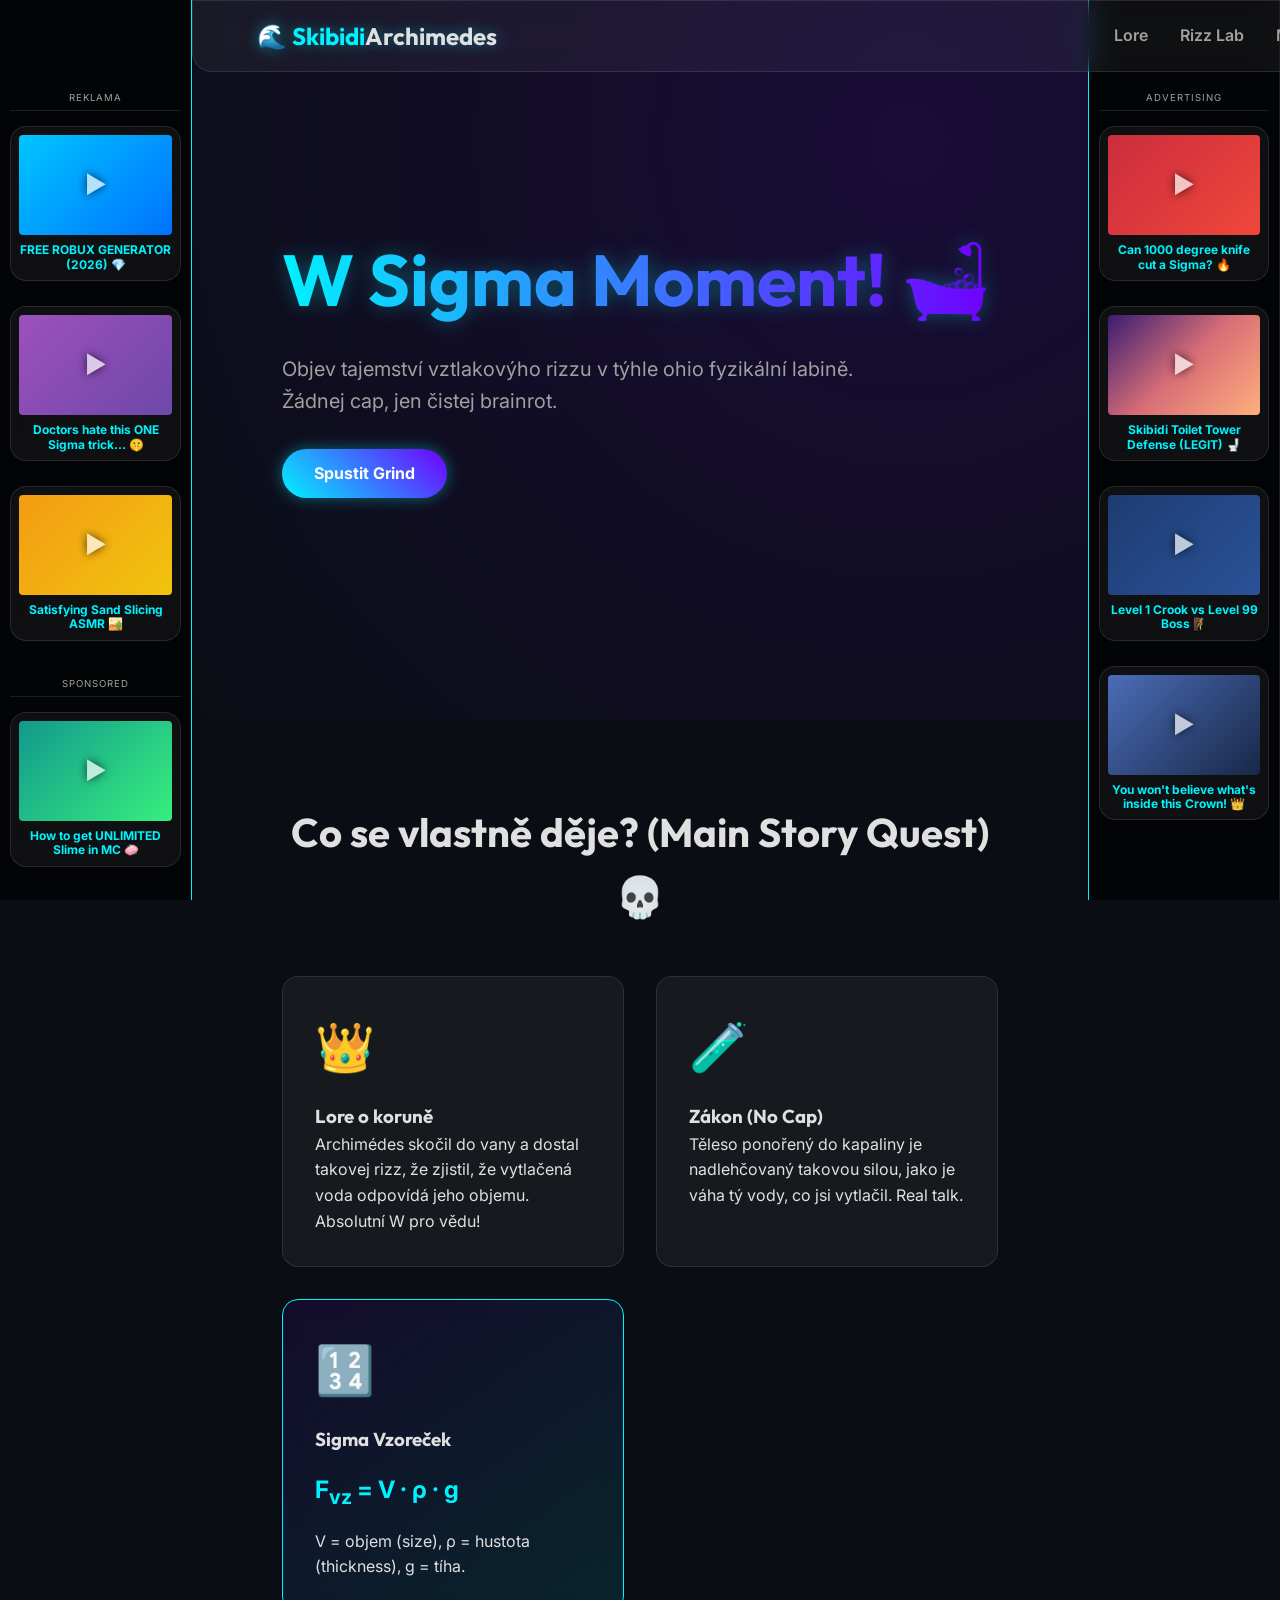
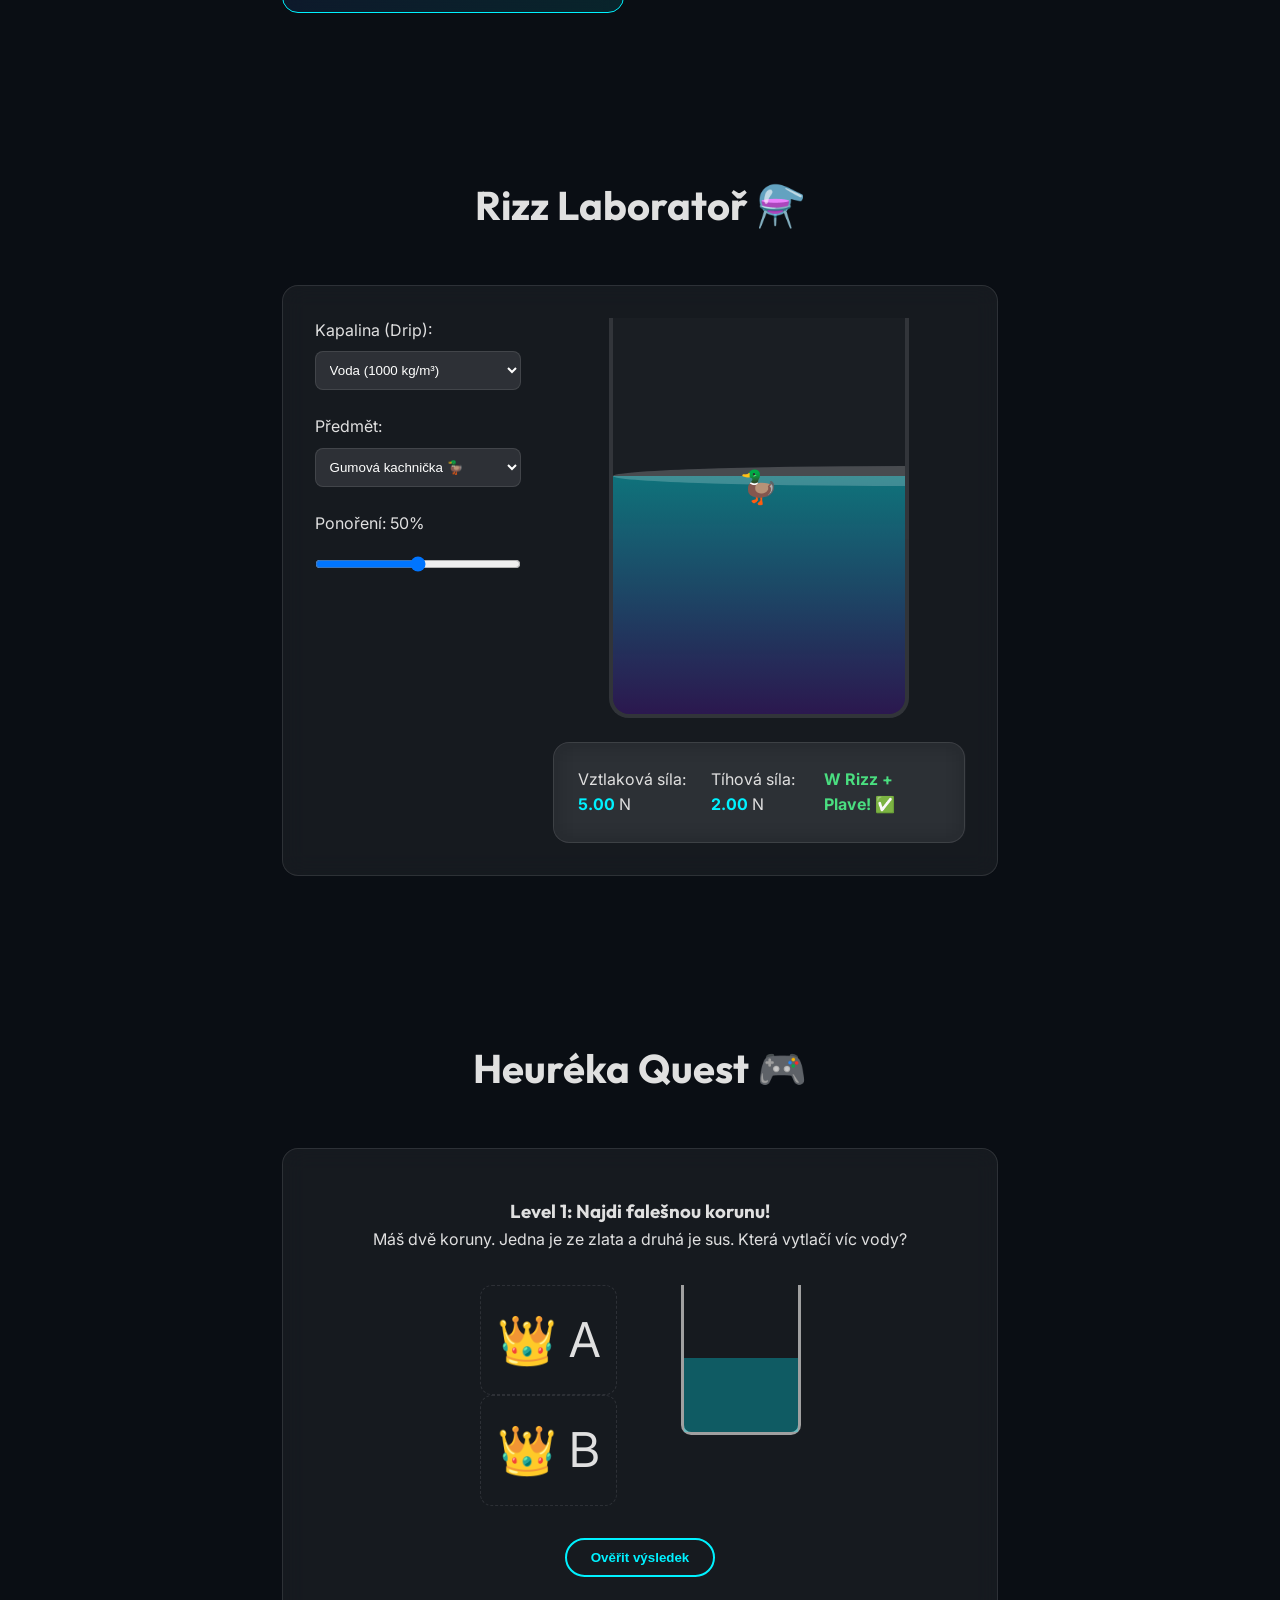
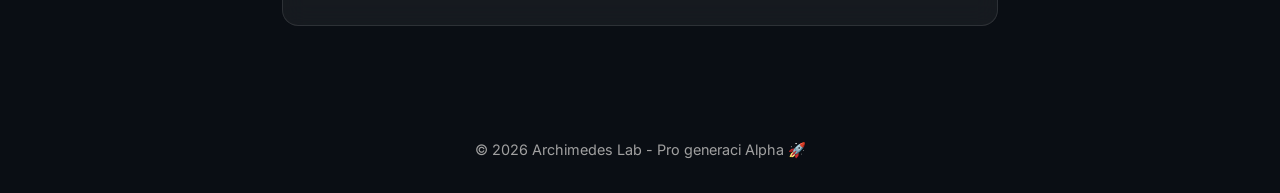
<file: index.html>
<!DOCTYPE html>
<html lang="cs">
<head>
    <meta charset="UTF-8">
    <meta name="viewport" content="width=device-width, initial-scale=1.0">
    <title>Archimedes' Lab | Heuréka!</title>
    <meta name="description" content="Nauč se Archimédův zákon hravě! Virtuální laboratoř a hry pro 7. třídu.">
    <link rel="stylesheet" href="style.css">
    <!-- Google Fonts: Outfit & Inter -->
    <link rel="preconnect" href="https://fonts.googleapis.com">
    <link rel="preconnect" href="https://fonts.gstatic.com" crossorigin>
    <link href="https://fonts.googleapis.com/css2?family=Outfit:wght@400;700&family=Inter:wght@400;600&display=swap" rel="stylesheet">
</head>
<body class="dark-mode">
    <nav class="navbar glass">
        <div class="logo">🌊 Skibidi<span>Archimedes</span></div>
        <ul class="nav-links">
            <li><a href="#theory">Lore</a></li>
            <li><a href="#lab">Rizz Lab</a></li>
            <li><a href="#game">Minihry (No Cap)</a></li>
        </ul>
    </nav>

    <!-- Brainrot Sidebars (Ad-Heavy Mode) -->
    <div class="sidebar left-brainrot">
        <div class="ad-label">REKLAMA</div>
        <a href="https://www.roblox.com" target="_blank" class="ad-banner glass">
            <div class="ad-img robux"></div>
            <div class="ad-text">FREE ROBUX GENERATOR (2026) 💎</div>
        </a>
        <a href="https://www.youtube.com/shorts" target="_blank" class="ad-banner glass">
            <div class="ad-img sigma"></div>
            <div class="ad-text">Doctors hate this ONE Sigma trick... 🤫</div>
        </a>
        <a href="https://www.google.com" target="_blank" class="ad-banner glass">
            <div class="ad-img sand"></div>
            <div class="ad-text">Satisfying Sand Slicing ASMR 🏜️</div>
        </a>
        <div class="ad-label">SPONSORED</div>
        <a href="https://www.minecraft.net" target="_blank" class="ad-banner glass">
            <div class="ad-img slime"></div>
            <div class="ad-text">How to get UNLIMITED Slime in MC 🧼</div>
        </a>
    </div>

    <div class="sidebar right-brainrot">
        <div class="ad-label">ADVERTISING</div>
        <a href="https://www.youtube.com/results?search_query=brainrot" target="_blank" class="ad-banner glass">
            <div class="ad-img hydraulic"></div>
            <div class="ad-text">Can 1000 degree knife cut a Sigma? 🔥</div>
        </a>
        <a href="https://www.roblox.com/games" target="_blank" class="ad-banner glass">
            <div class="ad-img parkour"></div>
            <div class="ad-text">Skibidi Toilet Tower Defense (LEGIT) 🚽</div>
        </a>
        <a href="https://www.youtube.com" target="_blank" class="ad-banner glass">
            <div class="ad-img boss"></div>
            <div class="ad-text">Level 1 Crook vs Level 99 Boss 🧗</div>
        </a>
        <a href="https://www.google.com" target="_blank" class="ad-banner glass">
            <div class="ad-img mystery"></div>
            <div class="ad-text">You won't believe what's inside this Crown! 👑</div>
        </a>
    </div>

    <header class="hero">
        <div class="hero-content">
            <h1 class="glow-text">W Sigma Moment! 🛁</h1>
            <p class="subtitle">Objev tajemství vztlakovýho rizzu v týhle ohio fyzikální labině. Žádnej cap, jen čistej brainrot.</p>
            <a href="#lab" class="btn-primary">Spustit Grind</a>
        </div>
        <div class="hero-visual" id="hero-animation">
            <!-- Animation will be injected here via JS/CSS -->
        </div>
    </header>

    <main>
        <section id="theory" class="section">
            <h2 class="section-title">Co se vlastně děje? (Main Story Quest) 💀</h2>
            <div class="grid">
                <div class="card glass">
                    <div class="card-icon">👑</div>
                    <h3>Lore o koruně</h3>
                    <p>Archimédes skočil do vany a dostal takovej rizz, že zjistil, že vytlačená voda odpovídá jeho objemu. Absolutní W pro vědu!</p>
                </div>
                <div class="card glass">
                    <div class="card-icon">🧪</div>
                    <h3>Zákon (No Cap)</h3>
                    <p>Těleso ponořený do kapaliny je nadlehčovaný takovou silou, jako je váha tý vody, co jsi vytlačil. Real talk.</p>
                </div>
                <div class="card glass highlight">
                    <div class="card-icon">🔢</div>
                    <h3>Sigma Vzoreček</h3>
                    <div class="formula">F<sub>vz</sub> = V · ρ · g</div>
                    <p>V = objem (size), ρ = hustota (thickness), g = tíha.</p>
                </div>
            </div>
        </section>

        <section id="lab" class="section">
            <h2 class="section-title">Rizz Laboratoř ⚗️</h2>
            <div class="lab-container glass">
                <div class="controls">
                    <div class="control-group">
                        <label>Kapalina (Drip):</label>
                        <select id="liquid-select">
                            <option value="1000">Voda (1000 kg/m³)</option>
                            <option value="1025">Mořská voda (1025 kg/m³)</option>
                            <option value="900">Olej (900 kg/m³)</option>
                            <option value="1400">Med (1400 kg/m³)</option>
                        </select>
                    </div>
                    <div class="control-group">
                        <label>Předmět:</label>
                        <select id="object-select">
                            <option value="duck">Gumová kachnička 🦆</option>
                            <option value="crown">Zlatá koruna 👑</option>
                            <option value="cube">Ocelová kostka 🧊</option>
                            <option value="wood">Dřevěný špalek 🪵</option>
                        </select>
                    </div>
                    <div class="control-group">
                        <label>Ponoření: <span id="depth-val">50</span>%</label>
                        <input type="range" id="depth-slider" min="0" max="100" value="50">
                    </div>
                </div>
                <div class="visual-area">
                    <div class="tank" id="tank">
                        <div class="water" id="water"></div>
                        <div class="object" id="simulation-object">
                            <div class="force-arrow buoyancy" id="arrow-up"><span>F<sub>vz</sub></span></div>
                            <div class="force-arrow gravity" id="arrow-down"><span>F<sub>g</sub></span></div>
                        </div>
                    </div>
                    <div class="stats glass">
                        <div class="stat-item">Vztlaková síla: <span id="fvz-display">0</span> N</div>
                        <div class="stat-item">Tíhová síla: <span id="fg-display">0</span> N</div>
                        <div class="status-msg" id="status-msg">Plave! ✅</div>
                    </div>
                </div>
            </div>
        </section>

        <section id="game" class="section">
            <h2 class="section-title">Heuréka Quest 🎮</h2>
            <div class="game-card glass">
                <div id="game-screen">
                    <h3>Level 1: Najdi falešnou korunu!</h3>
                    <p>Máš dvě koruny. Obě vypadají stejně, ale jedna je ze zlata a druhá z levného kovu. Ponoř je do vody a zjisti, která vytlačí jiný objem!</p>
                    <div class="game-visual">
                        <!-- Game elements -->
                        <div class="crown-drop-zone">
                            <div class="crown gold" draggable="true" id="crown-1">👑 A</div>
                            <div class="crown sus" draggable="true" id="crown-2">👑 B</div>
                        </div>
                        <div class="beakers">
                            <div class="beaker" id="beaker-1"><div class="water-level"></div></div>
                        </div>
                    </div>
                    <div class="game-controls">
                        <button class="btn-secondary" onclick="checkGame()">Ověřit výsledek</button>
                    </div>
                </div>
            </div>
        </section>
    </main>

    <footer>
        <p>&copy; 2026 Archimedes Lab - Pro generaci Alpha 🚀</p>
    </footer>

    <script src="script.js"></script>
</body>
</html>
</file>
<file: style.css>
:root {
    --bg-dark: #0a0e14;
    --card-bg: rgba(255, 255, 255, 0.05);
    --primary: #00f2ff;
    --secondary: #7000ff;
    --accent: #ff007a;
    --text-main: #e0e0e0;
    --text-dim: #a0a0a0;
    --glass-border: rgba(255, 255, 255, 0.1);
    --neon-shadow: 0 0 15px rgba(0, 242, 255, 0.4);
}

* {
    margin: 0;
    padding: 0;
    box-sizing: border-box;
}

body {
    background-color: var(--bg-dark);
    color: var(--text-main);
    font-family: 'Inter', sans-serif;
    line-height: 1.6;
    overflow-x: hidden;
    padding-left: 15vw;
    padding-right: 15vw;
    transition: padding 0.3s ease;
}

@media (max-width: 1200px) {
    body {
        padding-left: 0;
        padding-right: 0;
    }
    .sidebar {
        display: none !important;
    }
}

/* Brainrot Sidebars */
.sidebar {
    position: fixed;
    top: 0;
    width: 15vw;
    height: 100vh;
    background: rgba(0, 0, 0, 0.7);
    border-right: 1px solid var(--glass-border);
    display: flex;
    flex-direction: column;
    gap: 15px;
    padding: 80px 10px 20px 10px; /* Space for navbar */
    z-index: 900;
    overflow-y: auto;
    scrollbar-width: none; /* Hide scrollbar for that clean brainrot look */
}

.sidebar::-webkit-scrollbar { display: none; }

.ad-label {
    font-size: 0.6rem;
    color: var(--text-dim);
    letter-spacing: 1px;
    text-align: center;
    border-bottom: 1px solid var(--glass-border);
    padding-bottom: 5px;
    margin-top: 10px;
}

.left-brainrot { left: 0; border-right: 1px solid var(--primary); }
.right-brainrot { right: 0; border-left: 1px solid var(--primary); }

.ad-banner {
    width: 100%;
    margin-bottom: 10px;
    padding: 8px;
    text-align: center;
    transition: 0.2s;
    cursor: pointer;
    overflow: hidden;
    text-decoration: none;
    display: block;
    border: 1px solid var(--glass-border);
}

.ad-banner:hover {
    transform: scale(1.02);
    border-color: var(--primary);
    background: rgba(255, 255, 255, 0.1);
}

.ad-img {
    width: 100%;
    height: 100px;
    background: #222;
    border-radius: 4px;
    margin-bottom: 8px;
    background-size: cover;
    background-position: center;
    position: relative;
}

.ad-img::after {
    content: '▶';
    position: absolute;
    top: 50%;
    left: 50%;
    transform: translate(-50%, -50%);
    color: white;
    font-size: 1.5rem;
    text-shadow: 0 0 10px black;
    opacity: 0.7;
}

.ad-text {
    font-size: 0.75rem;
    font-weight: 700;
    color: var(--primary);
    line-height: 1.2;
}

/* Specific Ads Gradients */
.robux { background-image: linear-gradient(135deg, #00c6ff, #0072ff); }
.sigma { background-image: linear-gradient(135deg, #9d50bb, #6e48aa); }
.sand { background-image: linear-gradient(135deg, #f39c12, #f1c40f); }
.slime { background-image: linear-gradient(135deg, #11998e, #38ef7d); }
.hydraulic { background-image: linear-gradient(135deg, #cb2d3e, #ef473a); }
.parkour { background-image: linear-gradient(135deg, #3a1c71, #d76d77, #ffaf7b); }
.boss { background-image: linear-gradient(135deg, #1e3c72, #2a5298); }
.mystery { background-image: linear-gradient(135deg, #4b6cb7, #182848); }

@keyframes glow-border {
    from { box-shadow: 0 0 5px var(--secondary); }
    to { box-shadow: 0 0 15px var(--primary); }
}

h1, h2, h3, .logo {
    font-family: 'Outfit', sans-serif;
    font-weight: 700;
}

/* Glassmorphism */
.glass {
    background: var(--card-bg);
    backdrop-filter: blur(12px);
    -webkit-backdrop-filter: blur(12px);
    border: 1px solid var(--glass-border);
    border-radius: 16px;
}

/* Navbar */
.navbar {
    position: fixed;
    top: 0;
    width: 100%;
    padding: 1rem 5%;
    display: flex;
    justify-content: space-between;
    align-items: center;
    z-index: 1000;
    border-radius: 0 0 20px 20px;
}

.logo {
    font-size: 1.5rem;
    color: var(--primary);
    text-shadow: var(--neon-shadow);
}

.logo span {
    color: var(--text-main);
}

.nav-links {
    display: flex;
    list-style: none;
    gap: 2rem;
}

.nav-links a {
    text-decoration: none;
    color: var(--text-dim);
    font-weight: 600;
    transition: 0.3s;
}

.nav-links a:hover {
    color: var(--primary);
}

/* Hero Section */
.hero {
    height: 80vh;
    display: flex;
    align-items: center;
    padding: 0 10%;
    background: radial-gradient(circle at 80% 20%, rgba(112, 0, 255, 0.15), transparent);
}

.glow-text {
    font-size: 4.5rem;
    background: linear-gradient(to right, var(--primary), var(--secondary), var(--accent));
    background-size: 200% auto;
    -webkit-background-clip: text;
    background-clip: text;
    -webkit-text-fill-color: transparent;
    margin-bottom: 1rem;
    filter: drop-shadow(0 0 10px rgba(0, 242, 255, 0.3));
    animation: shine 3s linear infinite;
}

@keyframes shine {
    to { background-position: 200% center; }
}

.subtitle {
    font-size: 1.25rem;
    color: var(--text-dim);
    margin-bottom: 2rem;
    max-width: 600px;
}

.btn-primary {
    padding: 12px 32px;
    background: linear-gradient(45deg, var(--primary), var(--secondary));
    color: white;
    text-decoration: none;
    border-radius: 30px;
    font-weight: 700;
    box-shadow: var(--neon-shadow);
    transition: 0.3s transform ease;
    display: inline-block;
}

.btn-primary:hover {
    transform: translateY(-3px) scale(1.05);
}

/* Sections */
.section {
    padding: 80px 10%;
}

.section-title {
    font-size: 2.5rem;
    margin-bottom: 3rem;
    text-align: center;
}

.grid {
    display: grid;
    grid-template-columns: repeat(auto-fit, minmax(300px, 1fr));
    gap: 2rem;
}

.card {
    padding: 2rem;
    transition: 0.3s;
}

.card:hover {
    transform: translateY(-10px);
    border-color: var(--primary);
}

.card-icon {
    font-size: 3rem;
    margin-bottom: 1rem;
}

.highlight {
    background: linear-gradient(145deg, rgba(112, 0, 255, 0.1), rgba(0, 242, 255, 0.1));
    border: 1px solid var(--primary);
}

.formula {
    font-size: 1.5rem;
    font-weight: 700;
    color: var(--primary);
    margin: 1rem 0;
}

/* Virtual Lab */
.lab-container {
    display: flex;
    gap: 2rem;
    padding: 2rem;
    min-height: 500px;
}

.controls {
    flex: 1;
    display: flex;
    flex-direction: column;
    gap: 1.5rem;
}

.control-group {
    display: flex;
    flex-direction: column;
    gap: 0.5rem;
}

select, input[type="range"] {
    background: rgba(255, 255, 255, 0.1);
    border: 1px solid var(--glass-border);
    color: white;
    padding: 10px;
    border-radius: 8px;
    outline: none;
}

.visual-area {
    flex: 2;
    display: flex;
    flex-direction: column;
    align-items: center;
    gap: 1.5rem;
}

.tank {
    width: 300px;
    height: 400px;
    border: 4px solid var(--glass-border);
    border-top: none;
    position: relative;
    border-radius: 0 0 20px 20px;
    background: rgba(255, 255, 255, 0.02);
    overflow: hidden;
}

.water {
    position: absolute;
    bottom: 0;
    width: 100%;
    height: 60%;
    background: linear-gradient(to bottom, rgba(0, 242, 255, 0.4), rgba(112, 0, 255, 0.2));
    transition: 0.5s ease;
}

.water::after {
    content: '';
    position: absolute;
    top: -10px;
    left: 0;
    width: 200%;
    height: 20px;
    background: rgba(255, 255, 255, 0.2);
    border-radius: 50%;
    animation: wave 4s infinite linear;
}

@keyframes wave {
    0% { transform: translateX(0); }
    100% { transform: translateX(-50%); }
}

.object {
    position: absolute;
    width: 60px;
    height: 60px;
    background: gold;
    left: 50%;
    transform: translateX(-50%);
    border-radius: 8px;
    display: flex;
    justify-content: center;
    align-items: center;
    font-size: 2rem;
    transition: top 0.3s ease, background 0.3s;
}

.force-arrow {
    position: absolute;
    width: 4px;
    height: 40px;
    background: var(--primary);
    left: 50%;
    transform: translateX(-50%);
}

.force-arrow::before {
    content: '';
    position: absolute;
    border: 6px solid transparent;
}

.buoyancy {
    bottom: 100%;
    background: var(--primary);
}

.buoyancy::before {
    top: -12px;
    left: -4px;
    border-bottom-color: var(--primary);
}

.gravity {
    top: 100%;
    background: var(--accent);
}

.gravity::before {
    bottom: -12px;
    left: -4px;
    border-top-color: var(--accent);
}

.force-arrow span {
    position: absolute;
    white-space: nowrap;
    font-size: 0.75rem;
    left: 10px;
    top: 50%;
    transform: translateY(-50%);
}

.stats {
    width: 100%;
    padding: 1.5rem;
    display: flex;
    justify-content: space-around;
    align-items: center;
}

.stat-item span {
    font-weight: 700;
    color: var(--primary);
}

.status-msg {
    font-weight: 700;
    color: #4ade80;
}

/* Mini Game */
.game-card {
    padding: 3rem;
    text-align: center;
}

.game-visual {
    margin: 2rem 0;
    display: flex;
    justify-content: center;
    gap: 4rem;
}

.crown {
    font-size: 3rem;
    cursor: grab;
    padding: 1rem;
    border: 1px dashed var(--glass-border);
    border-radius: 12px;
}

.beaker {
    width: 120px;
    height: 150px;
    border: 3px solid var(--text-dim);
    border-top: none;
    position: relative;
    border-radius: 0 0 10px 10px;
}

.water-level {
    position: absolute;
    bottom: 0;
    width: 100%;
    height: 50%;
    background: rgba(0, 242, 255, 0.3);
    transition: 0.3s;
}

.btn-secondary {
    padding: 10px 24px;
    background: transparent;
    border: 2px solid var(--primary);
    color: var(--primary);
    border-radius: 20px;
    cursor: pointer;
    font-weight: 600;
    transition: 0.3s;
}

.btn-secondary:hover {
    background: var(--primary);
    color: black;
}

footer {
    text-align: center;
    padding: 2rem;
    color: var(--text-dim);
    font-size: 0.9rem;
}

/* Optimization Animations */
.shake {
    animation: shake-anim 0.5s ease-in-out;
}

@keyframes shake-anim {
    0%, 100% { transform: translateX(0); }
    25% { transform: translateX(-5px); }
    75% { transform: translateX(5px); }
}

.flash-success {
    animation: flash-anim 1s ease-out;
}

@keyframes flash-anim {
    0% { background-color: rgba(74, 222, 128, 0.3); }
    100% { background-color: var(--bg-dark); }
}

.confetti {
    font-size: 2rem;
    animation: float-up 2s infinite ease-out;
}

@keyframes float-up {
    0% { transform: translateY(0); opacity: 1; }
    100% { transform: translateY(-100px); opacity: 0; }
}

/* Responsive */
@media (max-width: 768px) {
    .lab-container {
        flex-direction: column;
    }
    .glow-text {
        font-size: 3rem;
    }
    .navbar {
        padding: 1rem;
    }
    .nav-links {
        display: none;
    }
}
/* Game Level 2 & 3 Styles */
.ship-area {
    width: 100%;
    min-width: 300px;
    height: 200px;
    display: flex;
    justify-content: center;
    align-items: center;
    background: rgba(0, 242, 255, 0.1);
    border-radius: 12px;
    position: relative;
    overflow: hidden;
}

.ship-container {
    width: 100%;
    height: 100%;
    position: relative;
}

.game-ship {
    font-size: 5rem;
    position: absolute;
    left: 50%;
    top: 30%;
    transform: translateX(-50%);
    transition: transform 0.5s cubic-bezier(0.175, 0.885, 0.32, 1.275);
}

.cargo-display {
    font-size: 1.2rem;
    background: rgba(0,0,0,0.5);
    padding: 5px 10px;
    border-radius: 20px;
    position: absolute;
    top: -30px;
    left: 50%;
    transform: translateX(-50%);
}

.sub-tank {
    width: 100%;
    min-width: 300px;
    background: linear-gradient(to bottom, #1e3c72, #2a5298);
    position: relative;
}

.game-sub {
    font-size: 3rem;
    position: absolute;
    left: 50%;
    transform: translateX(-50%);
    transition: top 0.3s ease;
}

.target-zone {
    position: absolute;
    top: 40%;
    height: 20%;
    width: 100%;
    background: rgba(74, 222, 128, 0.2);
    border-top: 2px dashed #4ade80;
    border-bottom: 2px dashed #4ade80;
    display: flex;
    justify-content: center;
    align-items: center;
    font-weight: 800;
    color: #4ade80;
    pointer-events: none;
}
</file>
